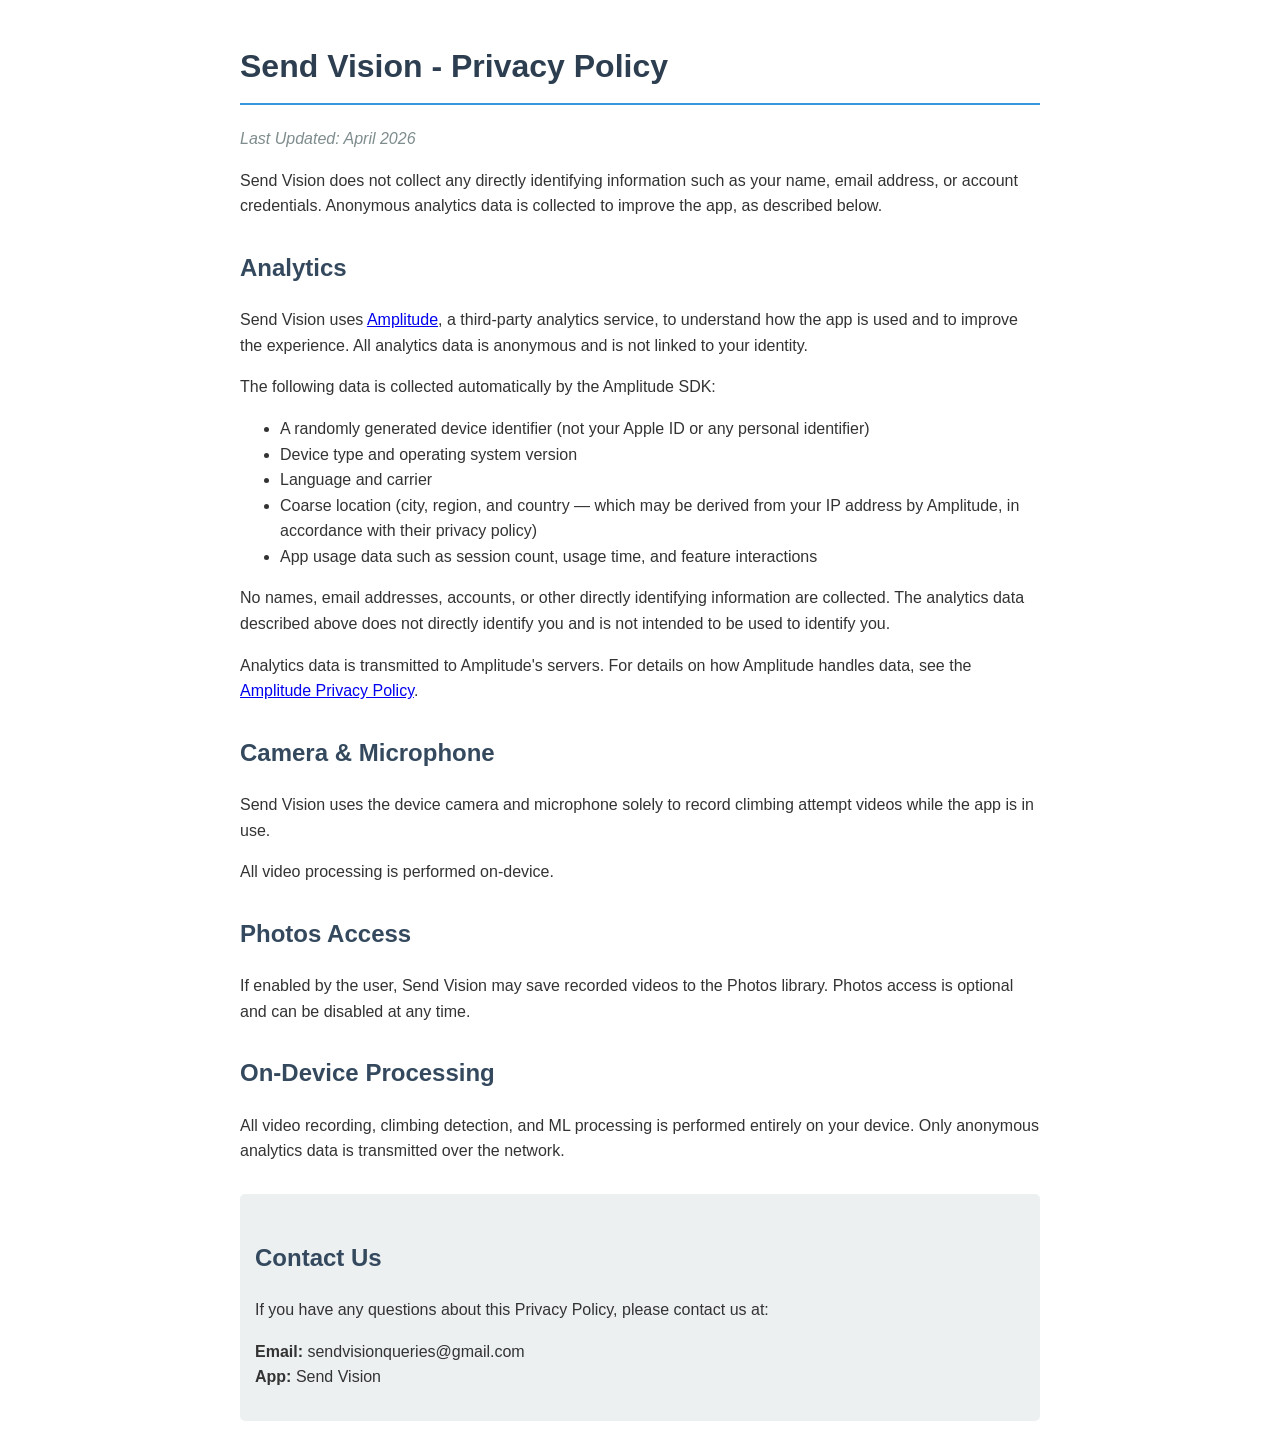
<file: index.html>
<!DOCTYPE html>
<html lang="en">
<head>
    <meta charset="UTF-8">
    <meta name="viewport" content="width=device-width, initial-scale=1.0">
    <title>Send Vision - Privacy Policy</title>
    <link rel="stylesheet" href="styles.css">
</head>
<body>
    <h1>Send Vision - Privacy Policy</h1>
    <p class="last-updated">Last Updated: April 2026</p>

    <p>
        Send Vision does not collect any directly identifying information such as your name, email address, or account credentials. Anonymous analytics data is collected to improve the app, as described below.
    </p>

    <h2>Analytics</h2>
    <p>
        Send Vision uses <a href="https://amplitude.com">Amplitude</a>, a third-party analytics service, to understand how the app is used and to improve the experience. All analytics data is anonymous and is not linked to your identity.
    </p>
    <p>
        The following data is collected automatically by the Amplitude SDK:
    </p>
    <ul>
        <li>A randomly generated device identifier (not your Apple ID or any personal identifier)</li>
        <li>Device type and operating system version</li>
        <li>Language and carrier</li>
        <li>Coarse location (city, region, and country — which may be derived from your IP address by Amplitude, in accordance with their privacy policy)</li>
        <li>App usage data such as session count, usage time, and feature interactions</li>
    </ul>
    <p>
        No names, email addresses, accounts, or other directly identifying information are collected. The analytics data described above does not directly identify you and is not intended to be used to identify you.
    </p>
    <p>
        Analytics data is transmitted to Amplitude's servers. For details on how Amplitude handles data, see the <a href="https://amplitude.com/privacy">Amplitude Privacy Policy</a>.
    </p>

    <h2>Camera & Microphone</h2>
    <p>
        Send Vision uses the device camera and microphone solely to record climbing attempt videos while the app is in use.
    </p>
    <p>
        All video processing is performed on-device.
    </p>

    <h2>Photos Access</h2>
    <p>
        If enabled by the user, Send Vision may save recorded videos to the Photos library. Photos access is optional and can be disabled at any time.
    </p>

    <h2>On-Device Processing</h2>
    <p>
        All video recording, climbing detection, and ML processing is performed entirely on your device. Only anonymous analytics data is transmitted over the network.
    </p>

    <div class="contact">
        <h2>Contact Us</h2>
        <p>
            If you have any questions about this Privacy Policy, please contact us at:
        </p>
        <p>
            <strong>Email:</strong> sendvisionqueries@gmail.com<br>
            <strong>App:</strong> Send Vision
        </p>
    </div>
</body>
</html>
</file>
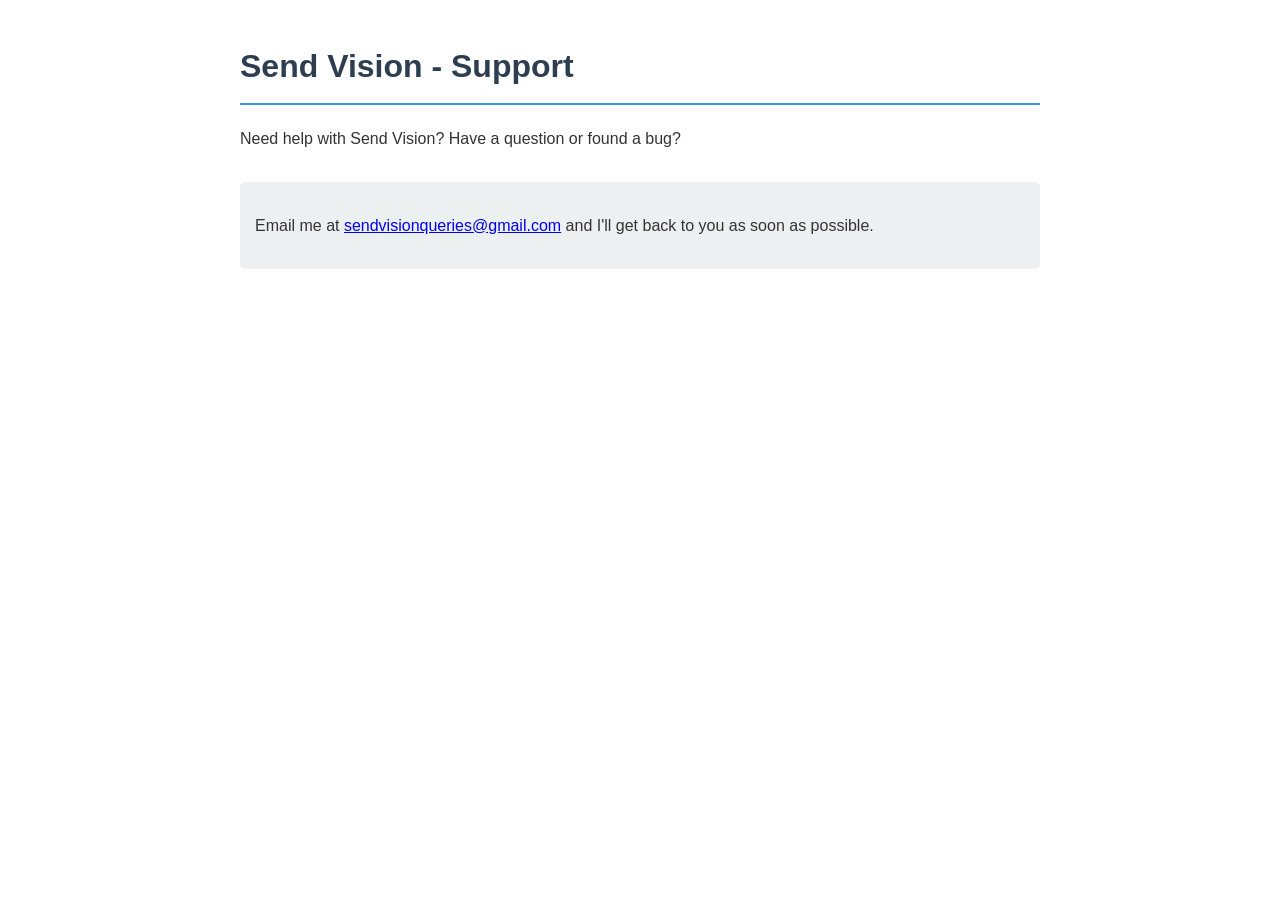
<file: support.html>
<!DOCTYPE html>
<html lang="en">
<head>
    <meta charset="UTF-8">
    <meta name="viewport" content="width=device-width, initial-scale=1.0">
    <title>Send Vision - Support</title>
    <link rel="stylesheet" href="styles.css">
</head>
<body>
    <h1>Send Vision - Support</h1>

    <p>
        Need help with Send Vision? Have a question or found a bug?
    </p>

    <div class="contact">
        <p>
            Email me at <a href="mailto:sendvisionqueries@gmail.com">sendvisionqueries@gmail.com</a> and I'll get back to you as soon as possible.
        </p>
    </div>
</body>
</html>
</file>
<file: styles.css>
body {
    font-family: -apple-system, BlinkMacSystemFont, "Segoe UI", Roboto, "Helvetica Neue", Arial, sans-serif;
    line-height: 1.6;
    max-width: 800px;
    margin: 0 auto;
    padding: 20px;
    color: #333;
}
h1 {
    color: #2c3e50;
    border-bottom: 2px solid #3498db;
    padding-bottom: 10px;
}
h2 {
    color: #34495e;
    margin-top: 30px;
}
.last-updated {
    color: #7f8c8d;
    font-style: italic;
}
.contact {
    background-color: #ecf0f1;
    padding: 15px;
    border-radius: 5px;
    margin-top: 30px;
}
</file>
